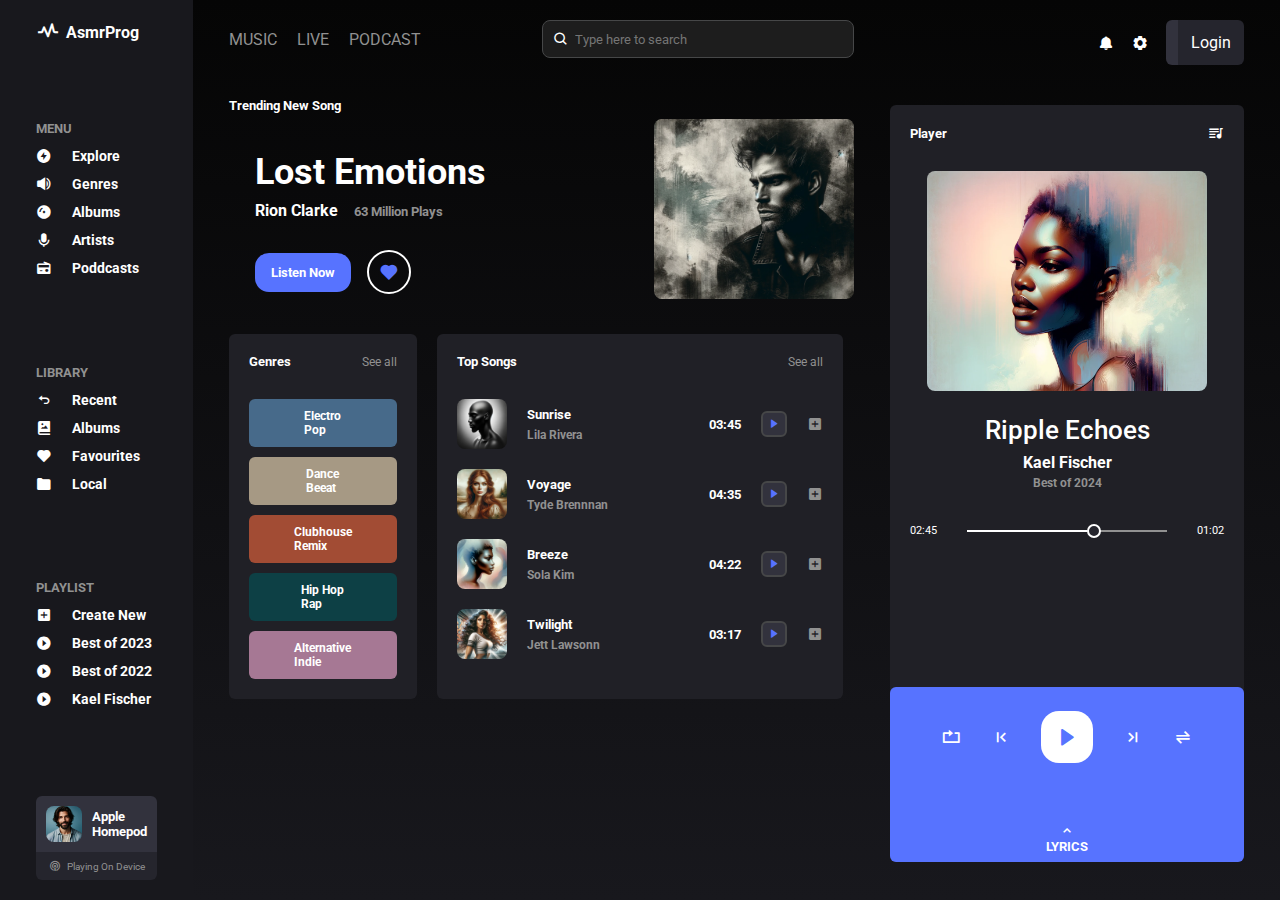
<file: index.html>
<!DOCTYPE html>
<html lang="en">

<head>
    <meta charset="UTF-8">
    <meta name="viewport" content="width=device-width, initial-scale=1.0">
    <link href='https://unpkg.com/boxicons@2.1.4/css/boxicons.min.css' rel='stylesheet'>
    <link rel="stylesheet" href="style.css">
    <title>Music Player Platform | AsmrProg</title>
</head>

<body>

    <div class="container">
        <aside class="sidebar">
            <div class="logo">
                <button class="menu-btn" id="menu-close">
                    <i class='bx bx-log-out-circle'></i>
                </button>
                <i class='bx bx-pulse'></i>
                <a href="#">AsmrProg</a>
            </div>

            <div class="menu">
                <h5>Menu</h5>
                <ul>
                    <li>
                        <i class='bx bxs-bolt-circle'></i>
                        <a href="#">Explore</a>
                    </li>
                    <li>
                        <i class='bx bxs-volume-full'></i>
                        <a href="#">Genres</a>
                    </li>
                    <li>
                        <i class='bx bxs-album'></i>
                        <a href="#">Albums</a>
                    </li>
                    <li>
                        <i class='bx bxs-microphone'></i>
                        <a href="#">Artists</a>
                    </li>
                    <li>
                        <i class='bx bxs-radio'></i>
                        <a href="#">Poddcasts</a>
                    </li>
                </ul>
            </div>

            <div class="menu">
                <h5>Library</h5>
                <ul>
                    <li>
                        <i class='bx bx-undo'></i>
                        <a href="#">Recent</a>
                    </li>
                    <li>
                        <i class='bx bxs-photo-album'></i>
                        <a href="#">Albums</a>
                    </li>
                    <li>
                        <i class='bx bxs-heart'></i>
                        <a href="#">Favourites</a>
                    </li>
                    <li>
                        <i class='bx bxs-folder'></i>
                        <a href="#">Local</a>
                    </li>

                </ul>
            </div>

            <div class="menu">
                <h5>Playlist</h5>
                <ul>
                    <li>
                        <i class='bx bxs-plus-square'></i>
                        <a href="#">Create New</a>
                    </li>
                    <li>
                        <i class='bx bxs-caret-right-circle'></i>
                        <a href="#">Best of 2023</a>
                    </li>
                    <li>
                        <i class='bx bxs-caret-right-circle'></i>
                        <a href="#">Best of 2022</a>
                    </li>
                    <li>
                        <i class='bx bxs-caret-right-circle'></i>
                        <a href="#">Kael Fischer</a>
                    </li>

                </ul>
            </div>

            <div class="playing">
                <div class="top">
                    <img src="assets/current.png">
                    <h4>Apple<br>Homepod</h4>
                </div>
                <div class="bottom">
                    <i class='bx bx-podcast'></i>
                    <p>Playing On Device</p>
                </div>
            </div>


        </aside>

        <main>
            <header>
                <div class="nav-links">
                    <button class="menu-btn" id="menu-open">
                        <i class='bx bx-menu'></i>
                    </button>
                    <a href="#">Music</a>
                    <a href="#">Live</a>
                    <a href="#">Podcast</a>
                </div>

                <div class="search">
                    <i class='bx bx-search'></i>
                    <input type="text" placeholder="Type here to search">
                </div>

            </header>

            <div class="trending">
                <div class="left">
                    <h5>Trending New Song</h5>
                    <div class="info">
                        <h2>Lost Emotions</h2>
                        <h4>Rion Clarke</h4>
                        <h5>63 Million Plays</h5>
                        <div class="buttons">
                            <button>Listen Now</button>
                            <i class='bx bxs-heart'></i>
                        </div>
                    </div>
                </div>
                <img src="assets/trend.png">
            </div>

            <div class="playlist">
                <div class="genres">
                    <div class="header">
                        <h5>Genres</h5>
                        <a href="#">See all</a>
                    </div>

                    <div class="items">
                        <div class="item">
                            <p>Electro<br>Pop</p>
                        </div>
                        <div class="item">
                            <p>Dance<br>Beeat</p>
                        </div>
                        <div class="item">
                            <p>Clubhouse<br>Remix</p>
                        </div>
                        <div class="item">
                            <p>Hip Hop<br>Rap</p>
                        </div>
                        <div class="item">
                            <p>Alternative<br>Indie</p>
                        </div>
                        <div class="item">
                            <p>Classical<br>Period</p>
                        </div>
                    </div>

                </div>

                <div class="music-list">
                    <div class="header">
                        <h5>Top Songs</h5>
                        <a href="#">See all</a>
                    </div>

                    <div class="items">
                        <div class="item">
                            <div class="info">
                                <p>01</p>
                                <img src="assets/song-1.png">
                                <div class="details">
                                    <h5>Sunrise</h5>
                                    <p>Lila Rivera</p>
                                </div>
                            </div>
                            <div class="actions">
                                <p>03:45</p>
                                <div class="icon">
                                    <i class='bx bxs-right-arrow'></i>
                                </div>
                                <i class='bx bxs-plus-square'></i>
                            </div>
                        </div>
                        <div class="item">
                            <div class="info">
                                <p>02</p>
                                <img src="assets/song-2.png">
                                <div class="details">
                                    <h5>Voyage</h5>
                                    <p>Tyde Brennnan</p>
                                </div>
                            </div>
                            <div class="actions">
                                <p>04:35</p>
                                <div class="icon">
                                    <i class='bx bxs-right-arrow'></i>
                                </div>
                                <i class='bx bxs-plus-square'></i>
                            </div>
                        </div>
                        <div class="item">
                            <div class="info">
                                <p>03</p>
                                <img src="assets/song-3.png">
                                <div class="details">
                                    <h5>Breeze</h5>
                                    <p>Sola Kim</p>
                                </div>
                            </div>
                            <div class="actions">
                                <p>04:22</p>
                                <div class="icon">
                                    <i class='bx bxs-right-arrow'></i>
                                </div>
                                <i class='bx bxs-plus-square'></i>
                            </div>
                        </div>
                        <div class="item">
                            <div class="info">
                                <p>04</p>
                                <img src="assets/song-4.png">
                                <div class="details">
                                    <h5>Twilight</h5>
                                    <p>Jett Lawsonn</p>
                                </div>
                            </div>
                            <div class="actions">
                                <p>03:17</p>
                                <div class="icon">
                                    <i class='bx bxs-right-arrow'></i>
                                </div>
                                <i class='bx bxs-plus-square'></i>
                            </div>
                        </div>
                    </div>

                </div>

            </div>


        </main>

        <div class="right-section">

            <div class="profile">
                <i class='bx bxs-bell'></i>
                <i class='bx bxs-cog'></i>
                <div class="user">
                    <div class="left">
                        <i class="fa-regular fa-user"></i>
                    </div>
                    <div class="right">
                        <a href="login.html" class="logintext">Login</a>
                    </div>
                </div>
            </div>

            <div class="music-player">
                <div class="top-section">
                    <div class="header">
                        <h5>Player</h5>
                        <i class='bx bxs-playlist'></i>
                    </div>
                    <div class="song-info">
                        <img src="assets/player.png">
                        <div class="description">
                            <h3>Ripple Echoes</h3>
                            <h5>Kael Fischer</h5>
                            <p>Best of 2024</p>
                        </div>
                        <div class="progress">
                            <p>02:45</p>
                            <div class="active-line"></div>
                            <div class="deactive-line"></div>
                            <p>01:02</p>
                        </div>
                    </div>
                </div>

                <div class="player-actions">
                    <div class="buttons">
                        <i class='bx bx-repeat'></i>
                        <i class='bx bx-first-page'></i>
                        <i class='bx bxs-right-arrow play-button'></i>
                        <i class='bx bx-last-page'></i>
                        <i class='bx bx-transfer-alt'></i>
                    </div>
                    <div class="lyrics">
                        <i class='bx bx-chevron-up'></i>
                        <h5>LYRICS</h5>
                    </div>
                </div>

            </div>

        </div>

    </div>


    <script src="script.js"></script>
</body>

</html>
</file>
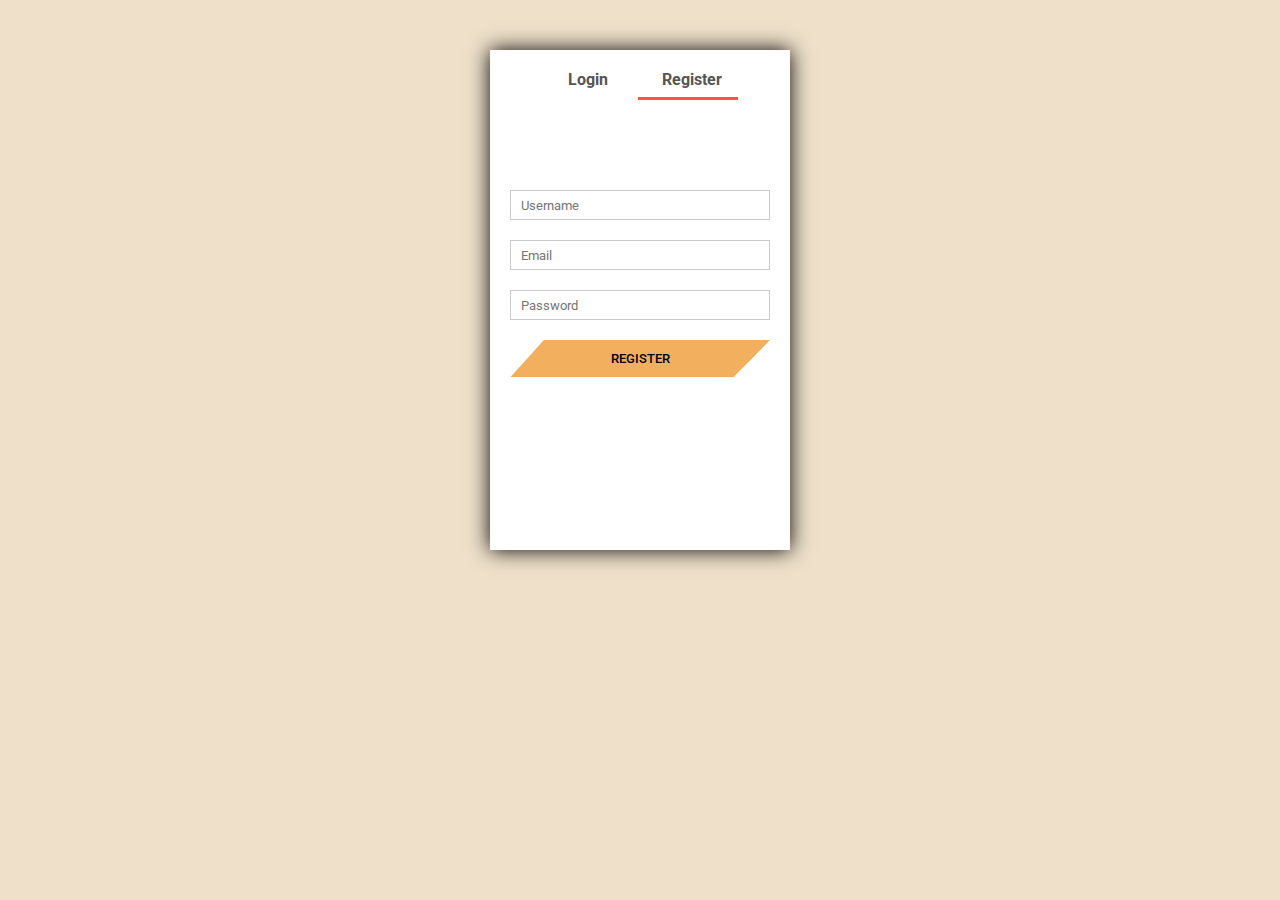
<file: login.html>
<!DOCTYPE html>
<html lang="en">
<head>
    <meta charset="UTF-8">
    <meta name="viewport" content="width=device-width, initial-scale=1.0">
    <title>Document</title>
    <link rel="stylesheet" href="style.css">
</head>
<body>
    <div class="account-page">
        <div class="container1">
            <div class="row">
                <div class="col-2">
                    <div class="form-container">
                        <div class="form-btn">
                            <span onclick="Login()">Login</span>
                            <span onclick="Register()">Register</span>
                            <hr id="Indicator">
                        </div>
                        <form id="Loginform">
                            <input type="text" placeholder="Username">
                            <input type="password" placeholder="Password">
                            <button type="submit" class="btn">Login</button>
                            <a href="">Forgot password</a>
                        </form>
                        <form id="Regform">
                            <input type="text" placeholder="Username">
                            <input type="email" placeholder="Email">
                            <input type="password" placeholder="Password">
                            <button type="submit" class="btn">Register</button>
                           
                        </form>
                    </div>
                </div>
            </div>
        </div>
    </div>
    <script>
        var Loginform = document.getElementById("Loginform")
        var Regform = document.getElementById("Regform")
        var Indicator = document.getElementById("Indicator")
        
        function Register(){
            Regform.style.transform = "translateX(0px)";
            Loginform.style.transform = "translateX(0px)";
            Indicator.style.transform = "translateX(100px)";
        }
        function Login(){
            Regform.style.transform = "translateX(300px)";
            Loginform.style.transform = "translateX(300px)";
            Indicator.style.transform = "translateX(0px)";
        }
        
    </script>
</body>
</html>
</file>
<file: style.css>
@import url('https://fonts.googleapis.com/css2?family=Roboto:wght@300;400;500;700;900&display=swap');

*{
    margin: 0;
    padding: 0;
    box-sizing: border-box;
    font-family: 'Roboto', sans-serif;
    list-style: none;
    text-decoration:none ;
    overflow: ;
}

:root {
    --main-color:#96B6C5 ;
    --second-color: #f2b05e;
    --text-color: black;
    --bg-color: #F1F0E8;


}

.btn{
    padding: 0.7rem 1.2rem;
    background: var(--second-color);
    color: var(--text-color);
    font-weight: 500;
    display: inline-block;
    text-transform: uppercase;
    clip-path: polygon(100% 0, 93% 50%, 86% 99%, 0% 100%, 7% 47%, 13% 0%);
}
.btn:hover{
    background: var(--main-color);
    letter-spacing: 2px;
    transition: 0.2s;
}

a{
    text-decoration: none;
    color: #fff;
}

i{
    color: #fff;
    cursor: pointer;
}

img{
    object-fit: cover;
    object-position: top;
    border-radius: 8px;
}

html,
body{
    background: linear-gradient(#050505, #18181d);
    height: 100vh;
}

.container{
    width: 100%;
    display: grid;
    grid-template-columns: 1fr 4fr 2fr;
    background: linear-gradient(#050505, #18181d);;
}

.container .sidebar{
    height: 100vh;
    background-color: #18181d;
    padding: 20px 36px;
    display: flex;
    flex-direction: column;
    justify-content: space-between;
    z-index: 10000;
    transition: all 0.6s ease;
}

.container .sidebar .logo{
    display: flex;
    align-items: center;
    gap: 6px;
}

.container .sidebar .logo > i{
    font-size: 24px;
    transition: all 0.3s ease;
}

.container .sidebar .logo a{
    font-weight: bold;
    transition: all 0.3s ease;
}

.container .sidebar .logo a:hover,
.container .sidebar .menu ul li:hover a,
.container .sidebar .menu ul li:hover i,
.container main header .nav-links a:hover{
    color: #5773ff;
}

.container .sidebar .menu h5{
    color: #919191;
    margin-bottom: 12px;
    text-transform: uppercase;
}

.container .sidebar .menu ul{
    list-style: none;
}

.container .sidebar .menu ul li{
    margin-bottom: 12px;
    display: flex;
    align-items: center;
    gap: 20px;
    cursor: pointer;
}

.container .sidebar .menu ul li a{
    font-size: 14px;
    font-weight: bold;
    transition: all 0.3s ease;
}

.container .sidebar .playing .top{
    background-color: #32323d;
    border-radius: 6px 6px 0 0;
    padding: 10px;
    display: flex;
    align-items: center;
    gap: 10px;
    color: #fff;
    font-size: 13px;
}

.container .sidebar .playing .top img{
    width: 36px;
    height: 36px;
}

.container .sidebar .playing .bottom{
    background-color: #25252d;
    border-radius: 0 0 6px 6px;
    padding: 8px;
    display: flex;
    align-items: center;
    justify-content: center;
    gap: 6px;
    font-size: 12px;
}

.container .sidebar .playing .bottom i,
.container .sidebar .playing .bottom p{
    color: #919191;
}

.container main{
    padding: 20px 36px;
}

.container main header{
    display: flex;
    align-items: center;
    justify-content: space-between;
}

.container main header .nav-links{
    display: flex;
    align-items: center;
    gap: 20px;
}

.container main header .nav-links a{
    text-transform: uppercase;
    color: #919191;
    transition: all 0.3s ease;
}

.container main header .search{
    display: flex;
    align-items: center;
    gap: 6px;
    width: 70%;
    background-color: #1d1d1d;
    border: 1px solid #464748;
    padding: 10px;
    border-radius: 8px;
}

.container main header .search input{
    width: 100%;
    background-color: transparent;
    border: none;
    outline: none;
    color: #fff;
}

.container main .trending{
    margin-top: 40px;
    display: flex;
    align-items: center;
    justify-content: space-between;
    color: #fff;
}

.container main .trending .left .info{
    margin-top: 12px;
    padding: 26px;
}

.container main .trending .left .info h2{
    font-size: 56px;
    margin-bottom: 8px;
}

.container main .trending .left .info h4,
.container main .trending .left .info h5{
    display: inline;
}

.container main .trending .left .info h5{
    margin-left: 12px;
    color: #919191;
}

.container main .trending .left .info .buttons{
    margin-top: 30px;
    display: flex;
    align-items: center;
    gap: 16px;
}

.container main .trending .left .info .buttons button{
    padding: 12px 16px;
    background-color: #5773ff;
    border: none;
    border-radius: 14px;
    color: #fff;
    font-weight: bold;
    cursor: pointer;
}

.container main .trending .left .info .buttons i{
    color: #5773ff;
    font-size: 20px;
    border: 2px solid #fff;
    padding: 10px;
    border-radius: 50%;
}

.container main .trending img{
    width: 300px;
    height: 200px;
}

.container main .playlist{
    margin-top: 14px;
    display: flex;
    gap: 20px;
}

.container main .playlist .genres{
    color: #fff;
    background-color: #202026;
    padding: 20px;
    border-radius: 6px;
    width: 40%;
}

.container main .playlist .genres .header,
.container main .playlist .music-list .header{
    display: flex;
    align-items: center;
    justify-content: space-between;
    margin-bottom: 30px;
}

.container main .playlist .genres .header a,
.container main .playlist .music-list .header a{
    color: #919191;
    font-size: 12px;
}

.container main .playlist .genres .items{
    display: grid;
    grid-template-columns: 1fr 1fr;
    gap: 10px;
}

.container main .playlist .genres .items .item{
    padding: 22px 10px;
    display: flex;
    align-items: center;
    justify-content: center;
    border-radius: 6px;
    cursor: pointer;
}

.container main .playlist .genres .items .item p{
    font-size: 14px;
    font-weight: bold;
}

.container main .playlist .genres .items .item:nth-child(1){
    background-color: #476a8a;
}

.container main .playlist .genres .items .item:nth-child(2){
    background-color: #a69984;
}

.container main .playlist .genres .items .item:nth-child(3){
    background-color: #a24c34;
}

.container main .playlist .genres .items .item:nth-child(4){
    background-color: #0d4045;
}

.container main .playlist .genres .items .item:nth-child(5){
    background-color: #a67894;
}

.container main .playlist .genres .items .item:nth-child(6){
    background-color: #5547a5;
}

.container main .playlist .music-list{
    background-color: #202026;
    padding: 20px;
    color: #fff;
    border-radius: 6px;
    width: 65%;
}

.container main .playlist .music-list .items .item{
    display: flex;
    align-items: center;
    justify-content: space-between;
    margin-bottom: 20px;
}

.container main .playlist .music-list .items .item:last-child{
    margin-bottom: 0;
}

.container main .playlist .music-list .items .item .info,
.container main .playlist .music-list .items .item .actions{
    display: flex;
    align-items: center;
    gap: 20px;
}

.container main .playlist .music-list .items .item .info p{
    color: #919191;
    font-size: 12px;
    font-weight: bold;
    margin-top: 6px;
}

.container main .playlist .music-list .items .item .info img{
    width: 50px;
    height: 50px;
}

.container main .playlist .music-list .items .item .actions p{
    font-size: 13px;
    font-weight: bold;
}

.container main .playlist .music-list .items .item .actions .icon{
    display: flex;
    align-items: center;
    justify-content: center;
    background-color: #32323d;
    padding: 6px;
    border: 2px solid #464748;
    border-radius: 6px;
}

.container main .playlist .music-list .items .item .actions .icon i{
    font-size: 10px;
    color: #5773ff;
}

.container main .playlist .music-list .items .item .actions i{
    color: #919191;
}

.container .right-section{
    padding: 20px 36px 20px 0;
}

.container .right-section .profile{
    display: flex;
    align-items: center;
    justify-content: flex-end;
    gap: 18px;
    margin-bottom: 40px;
}

.container .right-section .profile .user{
    display: flex;
}

.container .right-section .profile .user .left{
    display: flex;
    align-items: center;
    background: #32323d;
    padding: 6px;
    border-radius: 6px 0 0 6px;
}

.container .right-section .profile .user .left img{
    width: 30px;
    height: 30px;
}

.container .right-section .profile .user .right{
    background-color: #25252d;
    border-radius: 0 6px 6px 0;
    padding: 13px;
    color: #fff;
}

.container .right-section .music-player{
    color: #fff;
    background-color: #202026;
    border-radius: 6px;
    height: 88%;
    display: flex;
    flex-direction: column;
}

.container .right-section .music-player .top-section{
    padding: 20px;
    height: 86%;
}

.container .right-section .music-player .header{
    display: flex;
    align-items: center;
    justify-content: space-between;
    margin-bottom: 30px;
}

.container .right-section .music-player .song-info{
    display: flex;
    flex-direction: column;
    align-items: center;
    gap: 24px;
    text-align: center;
}

.container .right-section .music-player .song-info img{
    width: 280px;
    height: 220px;
}

.container .right-section .music-player .description h3{
    font-size: 26px;
    font-weight: 500;
    margin-bottom: 8px;
}

.container .right-section .music-player .description h5{
    font-size: 16px;
    margin-bottom: 4px;
}

.container .right-section .music-player .description p{
    color: #919191;
    font-size: 12px;
    font-weight: bold;
}

.container .right-section .music-player .song-info .progress{
    display: flex;
    align-items: center;
    margin: 10px 0;
}

.container .right-section .music-player .song-info .progress p{
    font-size: 11px;
}

.container .right-section .music-player .song-info .progress .active-line{
    position: relative;
    width: 120px;
    height: 2px;
    background-color: #fff;
    margin-left: 30px;
}

.container .right-section .music-player .song-info .progress .deactive-line{
    width: 80px;
    height: 2px;
    background-color: #919191;
    margin-right: 30px;
}

.container .right-section .music-player .song-info .progress .active-line::before{
    content: "";
    background-color: #25252d;
    height: 10px;
    width: 10px;
    border: 2px solid #fff;
    position: absolute;
    top: -6px;
    left: 120px;
    border-radius: 50%;
}

.container .right-section .music-player .player-actions{
    background-color: #5773ff;
    height: 26%;
    border-radius: 6px;
    display: flex;
    flex-direction: column;
    align-items: center;
    position: relative;
}

.container .right-section .music-player .player-actions .buttons{
    display: flex;
    align-items: center;
    gap: 30px;
    margin-top: 24px;
}

.container .right-section .music-player .player-actions .buttons i{
    font-size: 20px;
}

.container .right-section .music-player .player-actions .buttons .play-button{
    padding: 16px;
    background-color: #fff;
    color: #5773ff;
    border-radius: 18px;
}

.container .right-section .music-player .player-actions .lyrics{
    display: flex;
    flex-direction: column;
    align-items: center;
    position: absolute;
    bottom: 8px;
}

.container main header .nav-links button,
.container .sidebar .logo button{
    display: none;
    align-items: center;
    justify-content: center;
    background-color: #1d1d1d;
    border: 1px solid #464748;
    font-size: 20px;
    padding: 4px;
    border-radius: 8px;
    cursor: pointer;
}

@media screen and (max-width: 1400px) {
    
    .container .sidebar .playing .bottom p{
        font-size: 10px;
    }

    .container main header .search{
        width: 50%;
    }

    .container main .trending .left .info h2{
        font-size: 36px;
    }

    .container main .trending img{
        width: 200px;
        height: 180px;
    }

    .container main .playlist .genres{
        width: 30%;
    }

    .container main .playlist .genres .items{
        grid-template-columns: 1fr;
    }

    .container main .playlist .genres .items .item{
        padding: 10px;
    }

    .container main .playlist .genres .items .item p{
        font-size: 12px;
    }

    .container main .playlist .genres .items .item:nth-child(6),
    .container main .playlist .music-list .items .item .info > p{
        display: none;
    }

}

@media screen and (max-width: 1200px) {
    
    .container main header .search{
        width: 40%;
    }

    .container main .trending .left .info h2{
        font-size: 24px;
    }

    .container main .trending .left .info h5{
        display: block;
        font-size: 12px;
        margin-left: 0;
    }

    .container main .trending .left .info .buttons button{
        padding: 10px 12px;
        font-size: 12px;
    }

    .container main .trending .left .info .buttons i{
        font-size: 14px;
    }

    .container main .playlist .genres{
        display: none;
    }

    .container main .playlist .music-list{
        width: 100%;
    }
    
    .container .right-section .music-player{
        height: 88%;
    }

    .container .right-section .music-player .song-info img{
        width: 220px;
        height: 220px;
    }

    .container .right-section .music-player .song-info .description h3{
        font-size: 22px;
    }

    .container .right-section .music-player .song-info .progress{
        margin: 0;
    }

    .container .right-section .music-player .song-info .progress .active-line{
        width: 80px;
    }

    .container .right-section .music-player .song-info .progress .deactive-line{
        width: 40px;
    }

    .container .right-section .music-player .song-info .progress .active-line::before{
        left: 80px;
    }

    .container .right-section .music-player .player-actions .buttons{
        margin-top: 30px;
    }

    .container .right-section .music-player .player-actions .buttons .play-button{
        padding: 10px;
        border-radius: 16px;
    }

}

@media screen and (max-width: 992px) {
    
    .container{
        grid-template-columns: 3fr 2fr;
    }

    .container .sidebar{
        position: absolute;
        left: -100%;
    }

    .container .sidebar .playing{
        display: none;
    }

    .container main header .nav-links a{
        font-size: 13px;
    }

    .container main header .search{
        width: 38px;
    }

    .container main header .search input{
        display: none;
    }

    .container main .trending img{
        width: 120px;
        height: 100px;
        margin-top: 66px;
    }

    .container main .playlist{
        margin-top: 40px;
    }
    
    .container .right-section .music-player{
        height: 87%;
    }

    .container .right-section .music-player .song-info img{
        width: 180px;
        height: 180px;
    }

    .container .right-section .music-player .player-actions .buttons{
        margin-top: 38px;
    }

    .container .right-section .music-player .player-actions .buttons i{
        font-size: 18px;
    }

    .container main header .nav-links button,
    .container .sidebar .logo button{
        display: flex;
    }

}

@media screen and (max-width: 768px) {
    
    .container{
        grid-template-columns: 1fr;
    }

    .container main .trending,
    .container main .playlist{
        display: none;
    }

    .container main header .search{
        width: 40%;
    }

    .container main header .search input{
        display: block;
    }

    .container .right-section{
        padding: 20px 36px;
    }

    .container .right-section .profile{
        justify-content: center;
        margin-bottom: 20px;
    }

    .container .right-section .music-player{
        height: 100%;
    }

    .container .right-section .music-player .song-info img{
        width: 300px;
        height: 190px;
    }

    .container .right-section .music-player .buttons i{
        font-size: 22px;
    }

}



.account-page{
    padding: 50px ;
    background-color: #EEE0C9;
    height: 100vh;
}
.form-container{
    background-color: #fff;
    width: 300px;
    height: 500px;
    position: relative;
    text-align: center;
    padding: 20px 0;
    margin: auto;
    box-shadow: 0 0 20px 0;
    overflow: hidden;
}
.form-container span{
font-weight: bold;
padding: 0 10px;
color: #555;
cursor: pointer;
width: 100px;
display: inline-block;
}
.form-btn{
    display: inline-block;
}
.form-container form{
    max-width: 300px;
    padding:  0 20px;
    position: absolute;
    top: 130px;
    transition: transform 1s;
}
form input{
    width: 100%;
    height: 30px;
    margin: 10px 0;
    padding: 0 10px;
    border: 1px solid #ccc;
}
form .btn{
    width: 100%;
    border: none;
    cursor: pointer;
    margin: 10px 0;
}
form .btn:focus{
    outline: none;
}
#Loginform{
    left: -300px;
}
#Regform{
    left: 0;
}
form a{
    font-size: 12px;
}
#Indicator{
    width: 100px;
    border: none;
    background: #ff523b;
    height: 3px;
    margin-top: 8px;
    transform: translateX(100px);
    transition: transform 1s;
}



@media (width > 576px) {
    .new{
      grid-template-columns: repeat(2, 1fr);
    }
  
    .new2 {
      grid-template-columns: repeat(2, 1fr);
    }
  
    .products{
      grid-template-columns: repeat(2, 1fr);
      
    }
    .products2 {
        grid-template-columns: repeat(2, 1fr);
      }
      .reviewcontainer {
        grid-template-columns: repeat(2, 1fr);
      }
      
    }
  
  
  @media (width > 768px) {
    header {
      padding: ;
      position: ;
      display: flex;
      align-items: center;
      justify-content: space-between;
    }
  
    .navbar {
      padding: 0;
      background-image: ;
    }
  
    .nav-logo {
      display:;
    }
  
    .navitems {
      padding: 0;
      width: unset;
      position: ;
      transform: none;
      flex-direction: row;
      background-image: none;
    }
  
    .navitems a:hover {
      color: var(--secondary-color);
    }
  
    .navitems li:last-child {
      display: ;
    }
  
    .login-logo {
      display: ;
    }
  
    .home {
      padding-top: ;
      grid-template-columns: ;
      align-items: ;
    }
  
    
  
    .home img {
      margin-inline-start: ;
    }
  
    .home-text {
      grid-area: ;
      text-align: ;
    }
  
    .home-text h1 {
      font-size: ;
      line-height: ;
      text-align: ;
    }
  
    .new {
        grid-template-columns: repeat(3, 1fr);
        text-align: left;
        margin-inline-start: unset;
      }
    
      .new2{
        grid-template-columns: repeat(3, 1fr);
        text-align: left;
        margin-inline-start: unset;
      }
    
      .products {
        grid-template-columns: repeat(3, 1fr);
        text-align: left;
        margin-inline-start: unset;
        
      }
      .products2 {
          grid-template-columns: repeat(3, 1fr);
          text-align: left;
          margin-inline-start: unset;
        }
        .reviewcontainer {
          grid-template-columns: repeat(3, 1fr);
          text-align: left;
          margin-inline-start: unset;
        }
  
       
  
    
  

  }
</file>
